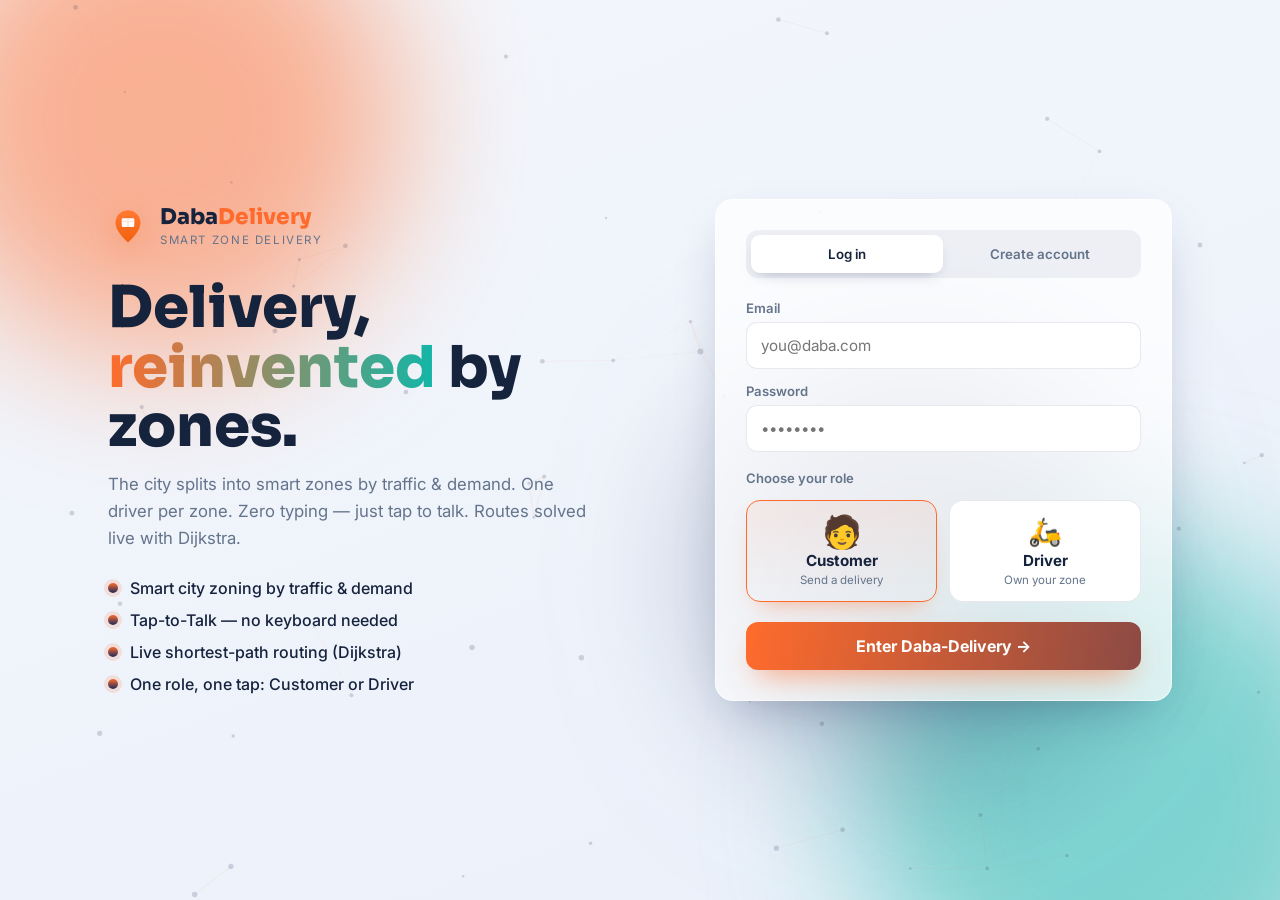
<file: index.html>
<!DOCTYPE html>
<html lang="en">
<head>
  <meta charset="UTF-8" />
  <meta name="viewport" content="width=device-width, initial-scale=1.0" />
  <title>Daba-Delivery — Smart Zone Delivery</title>
  <link rel="preconnect" href="https://fonts.googleapis.com" />
  <link rel="preconnect" href="https://fonts.gstatic.com" crossorigin />
  <link href="https://fonts.googleapis.com/css2?family=Sora:wght@400;600;700;800&family=Inter:wght@400;500;600;700&display=swap" rel="stylesheet" />
  <link rel="stylesheet" href="styles.css" />
  <!-- PWA: installable app -->
  <link rel="manifest" href="manifest.webmanifest" />
  <meta name="theme-color" content="#FF6B2C" />
  <link rel="apple-touch-icon" href="icons/icon-192.png" />
  <meta name="apple-mobile-web-app-capable" content="yes" />
  <meta name="apple-mobile-web-app-status-bar-style" content="default" />
  <meta name="apple-mobile-web-app-title" content="Daba" />
</head>
<body>
  <!-- Animated background -->
  <div class="bg-aurora">
    <span class="blob b1"></span>
    <span class="blob b2"></span>
    <span class="blob b3"></span>
    <canvas id="particles"></canvas>
  </div>

  <!-- ============ AUTH SCREEN ============ -->
  <section id="auth" class="screen active">
    <div class="auth-wrap">
      <div class="auth-hero">
        <div class="logo">
          <div class="logo-mark">
            <svg viewBox="0 0 48 48" width="40" height="40" aria-hidden="true">
              <path d="M24 4 C15.7 4 9 10.7 9 19 C9 29 20 39 24 42.5 C28 39 39 29 39 19 C39 10.7 32.3 4 24 4 Z" fill="url(#g1)"/>
              <rect x="16.5" y="13.5" width="15" height="10.5" rx="1.6" fill="#fff"/>
              <rect x="16.5" y="16.6" width="15" height="1.3" fill="#FFE2D0"/>
              <rect x="23.1" y="13.5" width="1.8" height="10.5" fill="#FFE2D0"/>
              <defs>
                <linearGradient id="g1" x1="0" y1="0" x2="0" y2="1">
                  <stop offset="0" stop-color="#FF7A33"/>
                  <stop offset="1" stop-color="#F2600C"/>
                </linearGradient>
              </defs>
            </svg>
          </div>
          <div class="logo-text">
            <strong>Daba<span>Delivery</span></strong>
            <small>Smart Zone Delivery</small>
          </div>
        </div>

        <h1 class="hero-title">Delivery, <em>reinvented</em> by zones.</h1>
        <p class="hero-sub">The city splits into smart zones by traffic & demand. One driver per zone. Zero typing — just tap to talk. Routes solved live with Dijkstra.</p>

        <ul class="hero-points">
          <li><span class="dot"></span> Smart city zoning by traffic & demand</li>
          <li><span class="dot"></span> Tap-to-Talk — no keyboard needed</li>
          <li><span class="dot"></span> Live shortest-path routing (Dijkstra)</li>
          <li><span class="dot"></span> One role, one tap: Customer or Driver</li>
        </ul>
      </div>

      <div class="auth-card glass">
        <div class="tabs">
          <button class="tab active" data-tab="login">Log in</button>
          <button class="tab" data-tab="signup">Create account</button>
        </div>

        <form id="loginForm" class="auth-form active" autocomplete="off">
          <label>Email
            <input type="email" name="email" placeholder="you@daba.com" required />
          </label>
          <label>Password
            <input type="password" name="password" placeholder="••••••••" required />
          </label>
          <p class="role-label">Choose your role</p>
          <div class="role-pick">
            <button type="button" class="role-opt active" data-role="customer">
              <span class="role-ico">🧑</span>
              <strong>Customer</strong>
              <small>Send a delivery</small>
            </button>
            <button type="button" class="role-opt" data-role="driver">
              <span class="role-ico">🛵</span>
              <strong>Driver</strong>
              <small>Own your zone</small>
            </button>
          </div>
          <button class="btn-primary" type="submit">Enter Daba-Delivery →</button>
        </form>

        <form id="signupForm" class="auth-form" autocomplete="off">
          <label>Full name
            <input type="text" name="name" placeholder="Amine B." required />
          </label>
          <label>Email
            <input type="email" name="email" placeholder="you@daba.com" required />
          </label>
          <label>Password
            <input type="password" name="password" placeholder="Create a password" required />
          </label>
          <p class="role-label">Choose your role</p>
          <div class="role-pick">
            <button type="button" class="role-opt active" data-role="customer">
              <span class="role-ico">🧑</span>
              <strong>Customer</strong>
              <small>Send a delivery</small>
            </button>
            <button type="button" class="role-opt" data-role="driver">
              <span class="role-ico">🛵</span>
              <strong>Driver</strong>
              <small>Own your zone</small>
            </button>
          </div>
          <button class="btn-primary" type="submit">Create account →</button>
        </form>
      </div>
    </div>
  </section>

  <!-- ============ APP SHELL ============ -->
  <section id="app" class="screen">
    <header class="topbar glass">
      <div class="logo small">
        <div class="logo-mark">
          <svg viewBox="0 0 48 48" width="28" height="28" aria-hidden="true">
            <path d="M24 4 C15.7 4 9 10.7 9 19 C9 29 20 39 24 42.5 C28 39 39 29 39 19 C39 10.7 32.3 4 24 4 Z" fill="url(#g2)"/>
            <rect x="16.5" y="13.5" width="15" height="10.5" rx="1.6" fill="#fff"/>
            <rect x="23.1" y="13.5" width="1.8" height="10.5" fill="#FFE2D0"/>
            <defs><linearGradient id="g2" x1="0" y1="0" x2="0" y2="1">
              <stop offset="0" stop-color="#FF7A33"/><stop offset="1" stop-color="#F2600C"/>
            </linearGradient></defs>
          </svg>
        </div>
        <strong>Daba<span>Delivery</span></strong>
      </div>

      <nav class="nav">
        <button class="nav-btn active" data-view="dashboard">Dashboard</button>
        <button class="nav-btn" data-view="map">Live Map</button>
        <button class="nav-btn" data-view="role">My Space</button>
      </nav>

      <div class="user-chip">
        <span id="userRoleBadge" class="badge">Customer</span>
        <span id="userName">Guest</span>
        <button id="logoutBtn" class="btn-ghost" title="Log out">⎋</button>
      </div>
    </header>

    <main class="views">
      <!-- DASHBOARD -->
      <div class="view active" id="view-dashboard"></div>
      <!-- MAP -->
      <div class="view" id="view-map"></div>
      <!-- ROLE SPACE (customer/driver) -->
      <div class="view" id="view-role"></div>
    </main>
  </section>

  <!-- Toast -->
  <div id="toast" class="toast"></div>

  <!-- PWA install button (shown when installable) -->
  <button id="installBtn" class="install-btn" hidden>⬇️ Install app</button>

  <script src="app.js"></script>
  <script>
    /* ---- PWA: register service worker + install prompt ---- */
    if ("serviceWorker" in navigator) {
      window.addEventListener("load", () => {
        navigator.serviceWorker.register("sw.js").catch(() => {});
      });
    }
    let deferredPrompt = null;
    const installBtn = document.getElementById("installBtn");
    window.addEventListener("beforeinstallprompt", (e) => {
      e.preventDefault();
      deferredPrompt = e;
      installBtn.hidden = false;
    });
    installBtn.addEventListener("click", async () => {
      if (!deferredPrompt) return;
      deferredPrompt.prompt();
      const { outcome } = await deferredPrompt.userChoice;
      deferredPrompt = null;
      installBtn.hidden = true;
    });
    window.addEventListener("appinstalled", () => { installBtn.hidden = true; });
  </script>
</body>
</html>
</file>
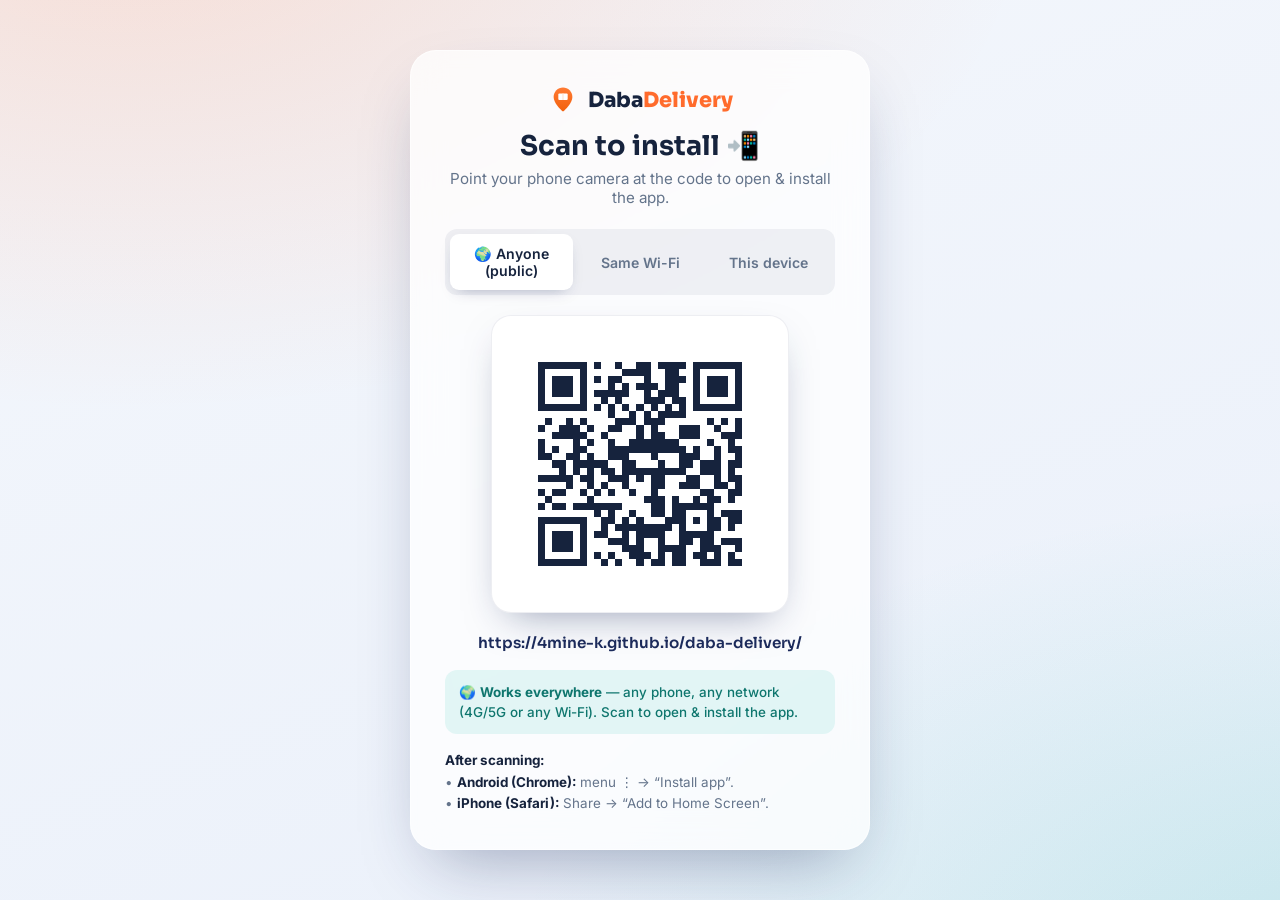
<file: scan.html>
<!DOCTYPE html>
<html lang="en">
<head>
  <meta charset="UTF-8" />
  <meta name="viewport" content="width=device-width, initial-scale=1.0" />
  <title>Daba-Delivery — Scan to install</title>
  <link rel="preconnect" href="https://fonts.googleapis.com" />
  <link href="https://fonts.googleapis.com/css2?family=Sora:wght@600;700;800&family=Inter:wght@400;500;600;700&display=swap" rel="stylesheet" />
  <style>
    :root{ --brand:#FF6B2C; --brand-2:#1B2A5B; --accent:#12B6A8; --ink:#16233D; --muted:#64748B; }
    *{box-sizing:border-box;margin:0;padding:0}
    body{font-family:"Inter",system-ui,sans-serif;color:var(--ink);min-height:100vh;
      background:
        radial-gradient(900px 500px at 10% -10%, rgba(255,107,44,.18), transparent),
        radial-gradient(900px 500px at 110% 110%, rgba(18,182,168,.18), transparent),
        linear-gradient(160deg,#F4F7FC,#EAF0FA);
      display:grid;place-items:center;padding:30px}
    .card{background:rgba(255,255,255,.75);backdrop-filter:blur(16px);border:1px solid rgba(255,255,255,.6);
      border-radius:26px;box-shadow:0 30px 70px -25px rgba(27,42,91,.4);max-width:460px;width:100%;
      padding:34px;text-align:center}
    .logo{display:flex;align-items:center;justify-content:center;gap:10px;margin-bottom:6px}
    .logo strong{font-family:"Sora";font-size:1.3rem;font-weight:800}
    .logo strong span{color:var(--brand)}
    h1{font-family:"Sora";font-size:1.7rem;margin:14px 0 6px}
    .sub{color:var(--muted);font-size:.95rem;margin-bottom:22px}
    .qr-box{background:#fff;border-radius:20px;padding:18px;display:inline-block;
      box-shadow:0 16px 40px -18px rgba(27,42,91,.5);border:1px solid rgba(27,42,91,.08)}
    .qr-box img{display:block;width:260px;height:260px;image-rendering:pixelated}
    .tabs{display:flex;gap:6px;background:rgba(27,42,91,.06);padding:5px;border-radius:12px;margin:0 0 20px}
    .tab{flex:1;border:0;background:transparent;padding:11px;border-radius:9px;font-weight:600;color:var(--muted);
      cursor:pointer;font-family:inherit;transition:.25s;font-size:.88rem}
    .tab.active{background:#fff;color:var(--ink);box-shadow:0 6px 16px -8px rgba(27,42,91,.4)}
    .url{margin-top:16px;font-family:"Sora";font-weight:600;color:var(--brand-2);word-break:break-all;font-size:.95rem}
    .hint{margin-top:18px;background:rgba(18,182,168,.1);color:#0F766E;border-radius:12px;padding:12px 14px;
      font-size:.84rem;font-weight:500;line-height:1.5;text-align:left}
    .steps{margin-top:16px;text-align:left;color:var(--muted);font-size:.84rem;line-height:1.6}
    .steps b{color:var(--ink)}
    .pane{display:none}
    .pane.active{display:block;animation:fade .35s ease}
    @keyframes fade{from{opacity:0;transform:translateY(6px)}to{opacity:1;transform:none}}
  </style>
</head>
<body>
  <div class="card">
    <div class="logo">
      <svg viewBox="0 0 48 48" width="30" height="30" aria-hidden="true">
        <path d="M24 4 C15.7 4 9 10.7 9 19 C9 29 20 39 24 42.5 C28 39 39 29 39 19 C39 10.7 32.3 4 24 4 Z" fill="url(#g)"/>
        <rect x="16.5" y="13.5" width="15" height="10.5" rx="1.6" fill="#fff"/>
        <rect x="23.1" y="13.5" width="1.8" height="10.5" fill="#FFE2D0"/>
        <defs><linearGradient id="g" x1="0" y1="0" x2="0" y2="1">
          <stop offset="0" stop-color="#FF7A33"/><stop offset="1" stop-color="#F2600C"/>
        </linearGradient></defs>
      </svg>
      <strong>Daba<span>Delivery</span></strong>
    </div>
    <h1>Scan to install 📲</h1>
    <p class="sub">Point your phone camera at the code to open & install the app.</p>

    <div class="tabs">
      <button class="tab active" data-pane="pub">🌍 Anyone (public)</button>
      <button class="tab" data-pane="lan">Same Wi-Fi</button>
      <button class="tab" data-pane="loc">This device</button>
    </div>
    <div class="pane active" id="pane-pub">
      <div class="qr-box"><img src="qr-public.png" alt="QR code — public URL" /></div>
      <div class="url">https://4mine-k.github.io/daba-delivery/</div>
      <div class="hint">🌍 <b>Works everywhere</b> — any phone, any network (4G/5G or any Wi-Fi). Scan to open & install the app.</div>
      <div class="steps">
        <b>After scanning:</b><br>
        • <b>Android (Chrome):</b> menu ⋮ → “Install app”.<br>
        • <b>iPhone (Safari):</b> Share → “Add to Home Screen”.
      </div>
    </div>
    <div class="pane" id="pane-lan">
      <div class="qr-box"><img src="qr-lan.png" alt="QR code — local network" /></div>
      <div class="url">http://192.168.100.14:5173</div>
      <div class="hint">📶 <b>Use this during your presentation.</b> Your phone must be on the <b>same Wi-Fi</b> as this computer, and the Daba server must be running (Start-Daba.bat).</div>
      <div class="steps">
        <b>On the phone, after scanning:</b><br>
        • <b>Android (Chrome):</b> menu ⋮ → “Install app”.<br>
        • <b>iPhone (Safari):</b> Share → “Add to Home Screen”.
      </div>
    </div>

    <div class="pane" id="pane-loc">
      <div class="qr-box"><img src="qr-localhost.png" alt="QR code — localhost" /></div>
      <div class="url">http://localhost:5173</div>
      <div class="hint">💻 For opening on <b>this same computer</b> only. A phone cannot reach “localhost” — use the “Same Wi-Fi” tab, or publish online for a public QR.</div>
    </div>
  </div>

  <script>
    document.querySelectorAll(".tab").forEach(t =>
      t.addEventListener("click", () => {
        document.querySelectorAll(".tab").forEach(x => x.classList.remove("active"));
        document.querySelectorAll(".pane").forEach(x => x.classList.remove("active"));
        t.classList.add("active");
        document.getElementById("pane-" + t.dataset.pane).classList.add("active");
      })
    );
  </script>
</body>
</html>
</file>
<file: styles.css>
/* ============================================================
   DABA-DELIVERY — THEME
   Change the two lines below to match your logo colors.
   ============================================================ */
:root{
  --brand:   #FF6B2C;   /* ← logo primary (orange)  CHANGE ME */
  --brand-2: #1B2A5B;   /* ← logo secondary (navy)  CHANGE ME */
  --accent:  #12B6A8;   /* turquoise accent */

  --bg:      #F4F7FC;
  --bg-2:    #EAF0FA;
  --card:    rgba(255,255,255,.72);
  --card-solid:#ffffff;
  --ink:     #16233D;
  --muted:   #64748B;
  --line:    rgba(27,42,91,.10);
  --ok:      #16A34A;
  --warn:    #F59E0B;

  --radius:  18px;
  --shadow:  0 20px 50px -20px rgba(27,42,91,.35);
  --glass-blur: 18px;
  --font: "Inter", system-ui, sans-serif;
  --head: "Sora", "Inter", sans-serif;
}

*{box-sizing:border-box;margin:0;padding:0}
html,body{height:100%}
body{
  font-family:var(--font);
  color:var(--ink);
  background:linear-gradient(160deg,var(--bg),var(--bg-2));
  overflow-x:hidden;
  min-height:100vh;
}

/* ============ ANIMATED BACKGROUND ============ */
.bg-aurora{position:fixed;inset:0;z-index:-1;overflow:hidden}
.blob{position:absolute;border-radius:50%;filter:blur(70px);opacity:.5;mix-blend-mode:multiply;animation:float 18s ease-in-out infinite}
.b1{width:480px;height:480px;background:var(--brand);top:-120px;left:-80px}
.b2{width:520px;height:520px;background:var(--accent);bottom:-160px;right:-100px;animation-delay:-6s}
.b3{width:420px;height:420px;background:var(--brand-2);top:40%;left:55%;opacity:.25;animation-delay:-12s}
@keyframes float{0%,100%{transform:translate(0,0) scale(1)}33%{transform:translate(40px,-30px) scale(1.08)}66%{transform:translate(-30px,25px) scale(.95)}}
#particles{position:absolute;inset:0;width:100%;height:100%}

/* ============ SCREENS ============ */
.screen{display:none;min-height:100vh;animation:fadeIn .5s ease}
.screen.active{display:block}
@keyframes fadeIn{from{opacity:0;transform:translateY(8px)}to{opacity:1;transform:none}}

.glass{
  background:var(--card);
  backdrop-filter:blur(var(--glass-blur));
  -webkit-backdrop-filter:blur(var(--glass-blur));
  border:1px solid rgba(255,255,255,.6);
  box-shadow:var(--shadow);
}

/* ============ AUTH ============ */
.auth-wrap{
  max-width:1120px;margin:0 auto;min-height:100vh;
  display:grid;grid-template-columns:1.1fr .9fr;gap:48px;
  align-items:center;padding:48px 28px;
}
.logo{display:flex;align-items:center;gap:12px}
.logo-mark{display:grid;place-items:center;filter:drop-shadow(0 8px 16px rgba(255,107,44,.4))}
.logo-text strong{font-family:var(--head);font-size:1.35rem;font-weight:800;display:block;line-height:1}
.logo-text strong span{color:var(--brand)}
.logo-text small{color:var(--muted);font-size:.72rem;letter-spacing:.14em;text-transform:uppercase}

.hero-title{font-family:var(--head);font-size:clamp(2.2rem,5vw,3.6rem);line-height:1.04;margin:30px 0 14px;font-weight:800}
.hero-title em{font-style:normal;background:linear-gradient(90deg,var(--brand),var(--accent));-webkit-background-clip:text;background-clip:text;color:transparent}
.hero-sub{color:var(--muted);font-size:1.05rem;max-width:480px;line-height:1.6}
.hero-points{list-style:none;margin:26px 0 0;display:grid;gap:12px}
.hero-points li{display:flex;align-items:center;gap:12px;font-weight:500}
.hero-points .dot{width:10px;height:10px;border-radius:50%;background:linear-gradient(var(--brand),var(--brand-2));box-shadow:0 0 0 4px rgba(255,107,44,.15)}

.auth-card{border-radius:var(--radius);padding:30px}
.tabs{display:flex;background:rgba(27,42,91,.06);border-radius:12px;padding:5px;margin-bottom:22px}
.tab{flex:1;border:0;background:transparent;padding:11px;border-radius:9px;font-weight:600;color:var(--muted);cursor:pointer;transition:.25s;font-family:var(--font)}
.tab.active{background:#fff;color:var(--ink);box-shadow:0 6px 16px -8px rgba(27,42,91,.4)}

.auth-form{display:none;flex-direction:column;gap:14px}
.auth-form.active{display:flex;animation:fadeIn .35s ease}
.auth-form label{display:flex;flex-direction:column;gap:6px;font-size:.82rem;font-weight:600;color:var(--muted)}
.auth-form input{
  border:1px solid var(--line);background:#fff;border-radius:11px;padding:13px 14px;
  font-size:.95rem;color:var(--ink);transition:.2s;font-family:var(--font)
}
.auth-form input:focus{outline:none;border-color:var(--brand);box-shadow:0 0 0 4px rgba(255,107,44,.14)}

.role-label{font-size:.82rem;font-weight:600;color:var(--muted);margin-top:4px}
.role-pick{display:grid;grid-template-columns:1fr 1fr;gap:12px}
.role-opt{
  display:flex;flex-direction:column;align-items:center;gap:3px;
  border:1.5px solid var(--line);background:#fff;border-radius:14px;padding:14px;
  cursor:pointer;transition:.25s;font-family:var(--font);color:var(--ink)
}
.role-opt .role-ico{font-size:1.7rem;transition:.3s}
.role-opt strong{font-size:.95rem}
.role-opt small{color:var(--muted);font-size:.72rem}
.role-opt:hover{transform:translateY(-3px)}
.role-opt.active{border-color:var(--brand);background:linear-gradient(180deg,rgba(255,107,44,.08),rgba(255,107,44,0));box-shadow:0 12px 24px -14px rgba(255,107,44,.6)}
.role-opt.active .role-ico{transform:scale(1.18)}

.btn-primary{
  margin-top:6px;border:0;cursor:pointer;color:#fff;font-weight:700;font-family:var(--font);
  padding:14px;border-radius:12px;font-size:1rem;
  background:linear-gradient(100deg,var(--brand),var(--brand-2));
  background-size:200% 100%;background-position:0 0;transition:.4s;
  box-shadow:0 14px 30px -12px rgba(255,107,44,.7)
}
.btn-primary:hover{background-position:100% 0;transform:translateY(-2px)}
.btn-primary:active{transform:translateY(0)}

/* ============ APP SHELL ============ */
.topbar{
  position:sticky;top:0;z-index:20;display:flex;align-items:center;gap:20px;
  padding:12px 22px;margin:14px;border-radius:16px
}
.logo.small strong{font-family:var(--head);font-weight:800;font-size:1.05rem}
.logo.small strong span{color:var(--brand)}
.nav{display:flex;gap:4px;margin:0 auto;background:rgba(27,42,91,.06);padding:5px;border-radius:12px}
.nav-btn{border:0;background:transparent;padding:9px 18px;border-radius:9px;font-weight:600;color:var(--muted);cursor:pointer;transition:.25s;font-family:var(--font)}
.nav-btn.active{background:#fff;color:var(--ink);box-shadow:0 6px 16px -8px rgba(27,42,91,.4)}
.user-chip{display:flex;align-items:center;gap:10px;font-weight:600;font-size:.9rem}
.badge{background:linear-gradient(var(--brand),var(--brand-2));color:#fff;padding:4px 10px;border-radius:20px;font-size:.72rem;font-weight:700;text-transform:uppercase;letter-spacing:.05em}
.btn-ghost{border:1px solid var(--line);background:#fff;border-radius:9px;width:34px;height:34px;cursor:pointer;font-size:1rem;color:var(--muted);transition:.2s}
.btn-ghost:hover{color:var(--brand);border-color:var(--brand)}

.views{max-width:1180px;margin:0 auto;padding:8px 22px 60px}
.view{display:none;animation:fadeIn .4s ease}
.view.active{display:block}

/* ============ CARDS / GRID ============ */
.section-title{font-family:var(--head);font-weight:800;font-size:1.5rem;margin:14px 0 18px;display:flex;align-items:center;gap:10px}
.grid{display:grid;gap:18px}
.cards-4{grid-template-columns:repeat(4,1fr)}
.cards-3{grid-template-columns:repeat(3,1fr)}
.cards-2{grid-template-columns:1.3fr .7fr}
.card{background:var(--card);backdrop-filter:blur(var(--glass-blur));-webkit-backdrop-filter:blur(var(--glass-blur));border:1px solid rgba(255,255,255,.6);border-radius:var(--radius);padding:22px;box-shadow:var(--shadow)}

.stat .stat-top{display:flex;justify-content:space-between;align-items:center;color:var(--muted);font-weight:600;font-size:.85rem}
.stat .stat-ico{width:40px;height:40px;border-radius:12px;display:grid;place-items:center;font-size:1.2rem;background:linear-gradient(135deg,rgba(255,107,44,.15),rgba(18,182,168,.15))}
.stat .stat-num{font-family:var(--head);font-size:2.3rem;font-weight:800;margin:10px 0 2px}
.stat .stat-sub{font-size:.8rem;color:var(--ok);font-weight:600}

/* zones list */
.zone-row{display:flex;align-items:center;gap:12px;padding:12px 0;border-bottom:1px solid var(--line)}
.zone-row:last-child{border-bottom:0}
.zone-chip{width:14px;height:14px;border-radius:5px}
.zone-row .z-name{font-weight:600}
.zone-row .z-meta{color:var(--muted);font-size:.82rem;margin-left:auto;text-align:right}
.bar{height:7px;border-radius:6px;background:rgba(27,42,91,.1);overflow:hidden;margin-top:4px;width:120px}
.bar > i{display:block;height:100%;border-radius:6px;background:linear-gradient(90deg,var(--brand),var(--accent));width:0;transition:width 1.2s cubic-bezier(.2,.8,.2,1)}

/* ============ MAP ============ */
.map-wrap{display:grid;grid-template-columns:1fr 320px;gap:18px}
.map-stage{position:relative;border-radius:var(--radius);overflow:hidden;background:#fff;border:1px solid var(--line);min-height:520px}
#mapCanvas{display:block;width:100%;height:100%}
.map-legend{display:flex;flex-wrap:wrap;gap:10px;margin-top:14px}
.map-legend span{display:flex;align-items:center;gap:6px;font-size:.8rem;color:var(--muted);font-weight:600}
.map-legend i{width:12px;height:12px;border-radius:4px;display:inline-block}
.map-side .mini-title{font-family:var(--head);font-weight:700;margin-bottom:10px}
.map-zone-select{width:100%;border:1.5px solid var(--brand);background:#fff;border-radius:11px;padding:12px 14px;font-size:.92rem;font-weight:600;color:var(--ink);font-family:var(--font);cursor:pointer}
.map-zone-select:focus{outline:none;box-shadow:0 0 0 4px rgba(255,107,44,.14)}
.zone-locked{display:flex;align-items:center;gap:12px;border:1.5px solid var(--line);background:linear-gradient(180deg,rgba(27,42,91,.04),#fff);border-radius:12px;padding:12px 14px}
.zone-locked .zl-dot{width:16px;height:16px;border-radius:5px;flex:none}
.zone-locked .zl-text{display:flex;flex-direction:column;line-height:1.2}
.zone-locked .zl-text strong{font-family:var(--head);font-size:1rem}
.zone-locked .zl-text small{color:var(--muted);font-size:.74rem}
.zone-locked .zl-lock{margin-left:auto;font-size:1.1rem;opacity:.7}
.route-info{display:flex;flex-direction:column;gap:10px}
.route-info .ri{display:flex;justify-content:space-between;padding:10px 12px;background:rgba(27,42,91,.05);border-radius:10px;font-weight:600;font-size:.9rem}
.route-info .ri b{font-family:var(--head)}

/* ============ ROLE SPACE ============ */
.role-head{display:flex;align-items:center;gap:14px;margin-bottom:20px}
.role-head .big-ico{width:56px;height:56px;border-radius:16px;display:grid;place-items:center;font-size:1.8rem;background:linear-gradient(135deg,var(--brand),var(--brand-2));box-shadow:var(--shadow)}
.role-head h2{font-family:var(--head);font-size:1.6rem}
.role-head p{color:var(--muted)}

.field{display:flex;flex-direction:column;gap:6px;margin-bottom:14px;font-size:.82rem;font-weight:600;color:var(--muted)}
.field input,.field select{border:1px solid var(--line);background:#fff;border-radius:11px;padding:12px 14px;font-size:.95rem;color:var(--ink);font-family:var(--font)}
.field input:focus,.field select:focus{outline:none;border-color:var(--brand);box-shadow:0 0 0 4px rgba(255,107,44,.14)}

/* delivery list */
.delivery{display:flex;align-items:center;gap:14px;padding:14px;border:1px solid var(--line);border-radius:14px;margin-bottom:12px;background:#fff;transition:.25s}
.delivery:hover{transform:translateY(-2px);box-shadow:var(--shadow)}
.delivery .d-ico{width:44px;height:44px;border-radius:12px;display:grid;place-items:center;font-size:1.2rem;background:rgba(18,182,168,.14)}
.delivery .d-main{flex:1}
.delivery .d-main b{display:block}
.delivery .d-main small{color:var(--muted)}
.pill{padding:4px 11px;border-radius:20px;font-size:.72rem;font-weight:700}
.pill.pending{background:rgba(245,158,11,.15);color:#B45309}
.pill.transit{background:rgba(18,182,168,.15);color:#0F766E}
.pill.done{background:rgba(22,163,74,.15);color:#15803D}

/* ============ TAP-TO-TALK ============ */
.chat-box{display:flex;flex-direction:column;height:420px;border:1px solid var(--line);border-radius:16px;overflow:hidden;background:#fff}
.chat-head{padding:12px 16px;border-bottom:1px solid var(--line);display:flex;align-items:center;gap:10px;font-weight:700}
.chat-head .av{width:34px;height:34px;border-radius:50%;background:linear-gradient(135deg,var(--brand),var(--brand-2));display:grid;place-items:center;color:#fff;font-size:.9rem}
.chat-head small{color:var(--ok);font-weight:600;margin-left:auto}
.chat-msgs{flex:1;overflow-y:auto;padding:16px;display:flex;flex-direction:column;gap:10px;background:linear-gradient(180deg,var(--bg),#fff)}
.msg{max-width:75%;padding:10px 14px;border-radius:14px;font-size:.9rem;line-height:1.4;animation:pop .3s ease}
@keyframes pop{from{opacity:0;transform:scale(.9) translateY(6px)}to{opacity:1;transform:none}}
.msg.them{align-self:flex-start;background:rgba(27,42,91,.08);border-bottom-left-radius:4px}
.msg.me{align-self:flex-end;background:linear-gradient(135deg,var(--brand),var(--brand-2));color:#fff;border-bottom-right-radius:4px}
.quick-wrap{padding:12px;border-top:1px solid var(--line);background:#fff}
.quick-wrap .ql{font-size:.72rem;color:var(--muted);font-weight:700;text-transform:uppercase;letter-spacing:.08em;margin-bottom:8px}
.quick-btns{display:flex;flex-wrap:wrap;gap:8px}
.quick{border:1.5px solid var(--line);background:#fff;border-radius:20px;padding:8px 14px;font-size:.85rem;font-weight:600;cursor:pointer;transition:.2s;font-family:var(--font);color:var(--ink)}
.quick:hover{border-color:var(--brand);color:var(--brand);transform:translateY(-2px)}
.quick.emoji{font-size:1.1rem;padding:8px 12px}

/* toast */
.toast{position:fixed;bottom:24px;left:50%;transform:translateX(-50%) translateY(80px);background:var(--ink);color:#fff;padding:13px 22px;border-radius:12px;font-weight:600;box-shadow:var(--shadow);opacity:0;transition:.35s;z-index:100}
.toast.show{opacity:1;transform:translateX(-50%) translateY(0)}

/* PWA install button */
.install-btn{position:fixed;right:20px;bottom:20px;z-index:120;border:0;cursor:pointer;color:#fff;font-weight:700;font-family:var(--font);padding:14px 20px;border-radius:30px;font-size:.95rem;background:linear-gradient(100deg,var(--brand),var(--brand-2));box-shadow:0 14px 30px -10px rgba(255,107,44,.7);animation:instpulse 2.4s ease-in-out infinite}
.install-btn:hover{transform:translateY(-2px)}
@keyframes instpulse{0%,100%{box-shadow:0 14px 30px -10px rgba(255,107,44,.7)}50%{box-shadow:0 14px 40px -6px rgba(255,107,44,.9)}}

/* helper btn */
.btn-outline{border:1.5px solid var(--brand);background:#fff;color:var(--brand);border-radius:11px;padding:12px 16px;font-weight:700;cursor:pointer;font-family:var(--font);transition:.2s;width:100%}
.btn-outline:hover{background:var(--brand);color:#fff}

/* ============ RESPONSIVE ============ */
@media(max-width:900px){
  .auth-wrap{grid-template-columns:1fr;gap:28px;padding:30px 18px}
  .auth-hero{order:1}.auth-card{order:2}
  .cards-4{grid-template-columns:1fr 1fr}
  .cards-3{grid-template-columns:1fr}
  .cards-2{grid-template-columns:1fr}
  .map-wrap{grid-template-columns:1fr}
  .nav{order:3;width:100%;margin:8px 0 0;justify-content:center}
  .topbar{flex-wrap:wrap}
}
@media(max-width:520px){
  .cards-4{grid-template-columns:1fr}
}
</file>
